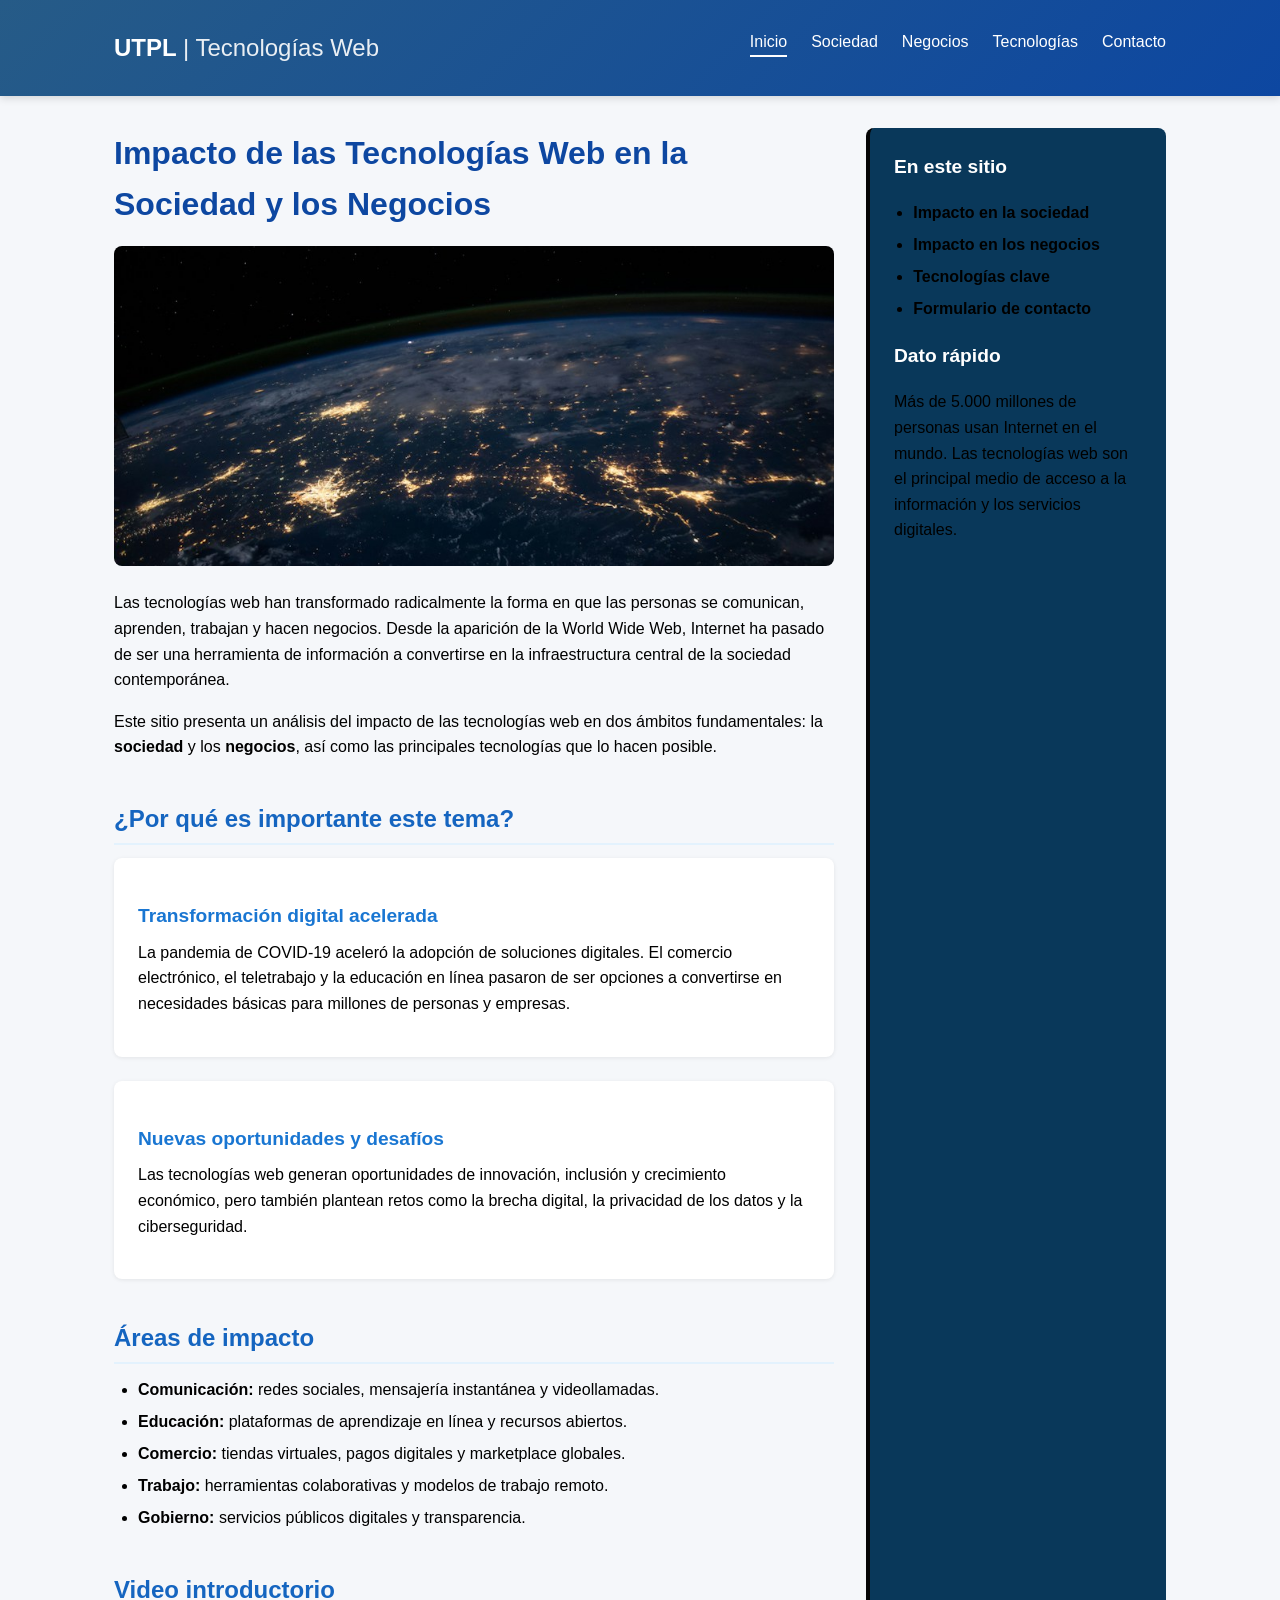
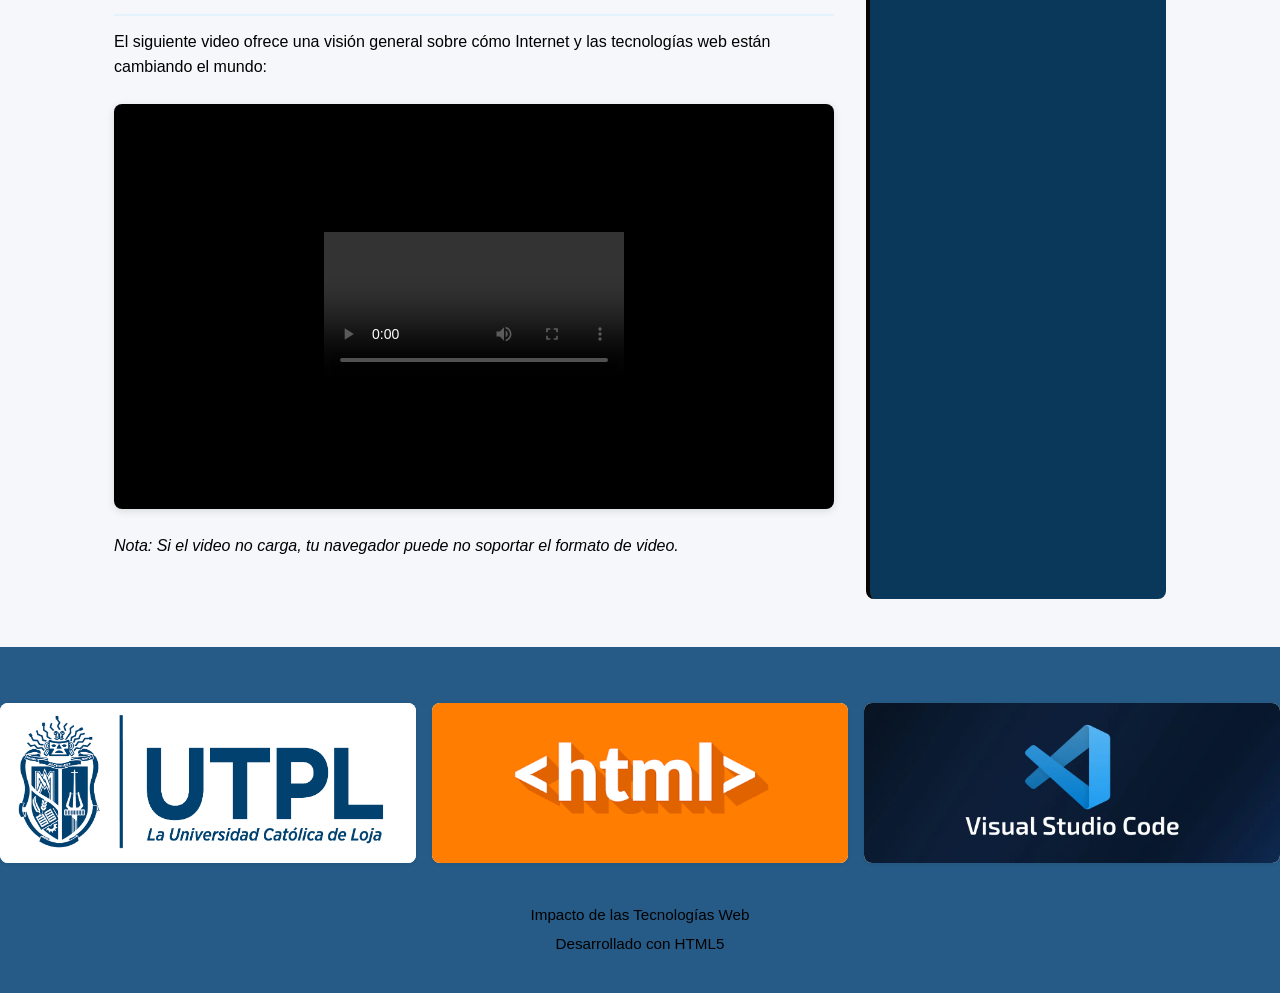
<file: Impacto de las Tecnologías Web en la Sociedad y los Negocios/index.html>
<!DOCTYPE html>
<html lang="es">

<head>
  <meta charset="UTF-8">
  <meta name="viewport" content="width=device-width, initial-scale=1.0">
  <title>Impacto de las Tecnologías Web | Inicio</title>
  <link rel="stylesheet" href="css/styles.css">
</head>

<body>
  <header>
    <div class="header-container">
      <div class="logo">UTPL <span>| Tecnologías Web</span></div>
      <nav>
        <ul>
          <li><a href="index.html" class="active">Inicio</a></li>
          <li><a href="pages/sociedad.html">Sociedad</a></li>
          <li><a href="pages/negocios.html">Negocios</a></li>
          <li><a href="pages/tecnologias.html">Tecnologías</a></li>
          <li><a href="pages/contacto.html">Contacto</a></li>
        </ul>
      </nav>
    </div>
  </header>

  <main>
    <div class="layout">
      <div>
        <section>
          <h1>Impacto de las Tecnologías Web en la Sociedad y los Negocios</h1>
          <img src="images/photo.jpg"
            alt="Conexión global y tecnologías digitales" class="hero-img">
          <p>
            Las tecnologías web han transformado radicalmente la forma en que las personas se comunican,
            aprenden, trabajan y hacen negocios. Desde la aparición de la World Wide Web, Internet ha
            pasado de ser una herramienta de información a convertirse en la infraestructura central de
            la sociedad contemporánea.
          </p>
          <p>
            Este sitio presenta un análisis del impacto de las tecnologías web en dos ámbitos
            fundamentales: la <strong>sociedad</strong> y los <strong>negocios</strong>, así como
            las principales tecnologías que lo hacen posible.
          </p>
        </section>

        <section>
          <h2>¿Por qué es importante este tema?</h2>
          <article>
            <h3>Transformación digital acelerada</h3>
            <p>
              La pandemia de COVID-19 aceleró la adopción de soluciones digitales. El comercio
              electrónico, el teletrabajo y la educación en línea pasaron de ser opciones a
              convertirse en necesidades básicas para millones de personas y empresas.
            </p>
          </article>
          <article>
            <h3>Nuevas oportunidades y desafíos</h3>
            <p>
              Las tecnologías web generan oportunidades de innovación, inclusión y crecimiento
              económico, pero también plantean retos como la brecha digital, la privacidad de
              los datos y la ciberseguridad.
            </p>
          </article>
        </section>

        <section>
          <h2>Áreas de impacto</h2>
          <ul>
            <li><strong>Comunicación:</strong> redes sociales, mensajería instantánea y videollamadas.</li>
            <li><strong>Educación:</strong> plataformas de aprendizaje en línea y recursos abiertos.</li>
            <li><strong>Comercio:</strong> tiendas virtuales, pagos digitales y marketplace globales.</li>
            <li><strong>Trabajo:</strong> herramientas colaborativas y modelos de trabajo remoto.</li>
            <li><strong>Gobierno:</strong> servicios públicos digitales y transparencia.</li>
          </ul>
        </section>

        <section>
          <h2>Video introductorio</h2>
          <p>El siguiente video ofrece una visión general sobre cómo Internet y las tecnologías web están cambiando el
            mundo:</p>
          <div class="video-container">
            <iframe src="videos/Impacto.mp4" title="Impacto de Internet y las tecnologías web"
              allow="accelerometer; autoplay; clipboard-write; encrypted-media; gyroscope; picture-in-picture"
              allowfullscreen></iframe>
          </div>
          <p><em>Nota: Si el video no carga, tu navegador puede no soportar el formato de video.</em></p>
        </section>
      </div>

      <aside>
        <h2>En este sitio</h2>
        <ul>
          <li><a href="pages/sociedad.html">Impacto en la sociedad</a></li>
          <li><a href="pages/negocios.html">Impacto en los negocios</a></li>
          <li><a href="pages/tecnologias.html">Tecnologías clave</a></li>
          <li><a href="pages/contacto.html">Formulario de contacto</a></li>
        </ul>
        <h2>Dato rápido</h2>
        <p>Más de 5.000 millones de personas usan Internet en el mundo. Las tecnologías web son el principal medio de
          acceso a la información y los servicios digitales.</p>
      </aside>
    </div>
  </main>

  <footer>
    <section>

      <div class="img-grid">
        <figure class="img-card">
          <img src="images/utpl2.png" alt="Logo de la Universidad Técnica Particular de Loja">

        </figure>
        <figure class="img-card">
          <img
            src="images/images.png">

        </figure>
        <figure class="img-card">
          <img src="images/vscode_image.png" >
         

        </figure>

      </div>
    </section>
    <p>Impacto de las Tecnologías Web</p>
    <p>Desarrollado con HTML5</p>
  </footer>
</body>

</html>
</file>
<file: Impacto de las Tecnologías Web en la Sociedad y los Negocios/css/styles.css>
/* Estilos generales - Sitio: Impacto de las Tecnologías Web */
* {
  margin: 0;
  padding: 0;
  box-sizing: border-box;
}

body {
  font-family: 'Segoe UI', Tahoma, Geneva, Verdana, sans-serif;
  line-height: 1.6;
  color: #333;
  background-color: #f5f7fa;
}

a {
 color: #000000;
 font-weight: bold;
  text-decoration: none;
}

a:hover {
  text-decoration: underline;
}

img {
  max-width: 100%;
  height: auto;
  display: block;
}

/* Header */
header {
  background: linear-gradient(135deg, #265B87, #0d47a1);
  color: #fff;
  padding: 1rem 0;
  box-shadow: 0 2px 8px rgba(0,0,0,0.15);
}

.header-container {
  max-width: 1100px;
  margin: 0 auto;
  padding: 0 1.5rem;
  display: flex;
  justify-content: space-between;
  align-items: center;
  flex-wrap: wrap;
  gap: 1rem;
}

.logo {
  font-size: 1.5rem;
  font-weight: 700;
}

.logo span {
  font-weight: 400;
  opacity: 0.9;
}

/* Navegación */
nav ul {
  list-style: none;
  display: flex;
  flex-wrap: wrap;
  gap: 0.5rem 1.5rem;
}

nav a {
  color: #fff;
  font-weight: 500;
  padding: 0.3rem 0;
  border-bottom: 2px solid transparent;
  transition: border-color 0.2s;
}

nav a:hover,
nav a.active {
  border-bottom-color: #fff;
  text-decoration: none;
}

/* Main y contenedor */
main {
  max-width: 1100px;
  margin: 2rem auto;
  padding: 0 1.5rem;
}

.layout {
  display: grid;
  grid-template-columns: 1fr 300px;
  gap: 2rem;
}

@media (max-width: 800px) {
  .layout {
    grid-template-columns: 1fr;
  }
}

/* Secciones y artículos */
section {
  margin-bottom: 2.5rem;
}

h1 {
  font-size: 2rem;
  color: #0d47a1;
  margin-bottom: 1rem;
}

h2 {
  font-size: 1.5rem;
  color: #1565c0;
  margin: 1.5rem 0 0.8rem;
  border-bottom: 2px solid #e3f2fd;
  padding-bottom: 0.3rem;
}

h3 {
  font-size: 1.2rem;
  color: #1976d2;
  margin: 1.2rem 0 0.5rem;
}

p {
  color: #000000;
  margin-bottom: 1rem;
}

ul, ol {
   color: #000000;
  margin: 0.8rem 0 1.2rem 1.5rem;
}

li {
  color: #000000;
  margin-bottom: 0.4rem;
}

/* Article */
article {
  background: #fff;
  padding: 1.5rem;
  border-radius: 8px;
  box-shadow: 0 1px 4px rgba(0,0,0,0.08);
  margin-bottom: 1.5rem;
}

/* Aside */
aside {
  background: #09385a;
  padding: 1.5rem;
  border-radius: 8px;
  border-left: 4px solid #050505;
}

aside h2 {
  color: #fff;
  font-size: 1.2rem;
  margin-top: 0;
  border: none;
}

aside ul {
  margin-left: 1.2rem;
}

/* Tabla */
table {
  width: 100%;
  border-collapse: collapse;
  margin: 1.2rem 0;
  background: #fff;
  box-shadow: 0 1px 4px rgba(0,0,0,0.08);
  border-radius: 6px;
  overflow: hidden;
}

th, td {
  padding: 0.8rem 1rem;
  text-align: left;
  border-bottom: 1px solid #e0e0e0;
}

th {
  background: #1a73e8;
  color: #fff;
  font-weight: 600;
}

tr:nth-child(even) {
  background: #f8fbff;
}

tr:hover {
  background: #e3f2fd;
}

/* Imágenes */
.img-grid {
  display: grid;
  grid-template-columns: repeat(auto-fit, minmax(220px, 1fr));
  gap: 1rem;
  margin: 1.5rem 0;
}

.img-card {
  background: #fff;
  border-radius: 8px;
  overflow: hidden;
  box-shadow: 0 1px 4px rgba(0,0,0,0.08);
}

.img-card img {
  width: 100%;
  height: 160px;
  object-fit: cover;
}

.img-card figcaption {
  padding: 0.7rem;
  font-size: 0.9rem;
  color: #555;
  text-align: center;
}

.hero-img {
  width: 100%;
  max-height: 320px;
  object-fit: cover;
  border-radius: 8px;
  margin-bottom: 1.5rem;
}

/* Video */
.video-container {
  position: relative;
  padding-bottom: 56.25%;
  height: 0;
  overflow: hidden;
  border-radius: 8px;
  margin: 1.5rem 0;
  box-shadow: 0 2px 8px rgba(0,0,0,0.12);
}

.video-container iframe {
  position: absolute;
  top: 0;
  left: 0;
  width: 100%;
  height: 100%;
  border: 0;
}

/* Formulario */
form {
  background: #fff;
  padding: 2rem;
  border-radius: 8px;
  box-shadow: 0 1px 4px rgba(0,0,0,0.08);
  max-width: 600px;
}

.form-group {
  margin-bottom: 1.2rem;
}

label {
  display: block;
  font-weight: 600;
  margin-bottom: 0.4rem;
  color: #333;
}

input[type="text"],
input[type="email"],
textarea {
  width: 100%;
  padding: 0.7rem 0.9rem;
  border: 1px solid #ccc;
  border-radius: 6px;
  font-size: 1rem;
  font-family: inherit;
  transition: border-color 0.2s;
}

input:focus,
textarea:focus {
  outline: none;
  border-color: #1a73e8;
  box-shadow: 0 0 0 3px rgba(26,115,232,0.15);
}

textarea {
  min-height: 140px;
  resize: vertical;
}

button[type="submit"] {
  background: #1a73e8;
  color: #fff;
  border: none;
  padding: 0.8rem 1.8rem;
  font-size: 1rem;
  font-weight: 600;
  border-radius: 6px;
  cursor: pointer;
  transition: background 0.2s;
}

button[type="submit"]:hover {
  background: #0d47a1;
}

/* Footer */
footer {
  background: #265B87;
  color: #e8eaf6;
  padding: 2rem 0;
  margin-top: 3rem;
  text-align: center;
}

footer p {
  margin: 0.3rem 0;
  font-size: 0.95rem;
}

footer a {
  color: #90caf9;
}

/* Utilidades */
.destacado {
  background: #fff3e0;
  border-left: 4px solid #ff9800;
  padding: 1rem 1.2rem;
  margin: 1.2rem 0;
  border-radius: 0 6px 6px 0;
}

.lista-check {
  list-style: none;
  margin-left: 0;
}

.lista-check li::before {
  content: "✓ ";
  color: #2e7d32;
  font-weight: bold;
}
</file>
